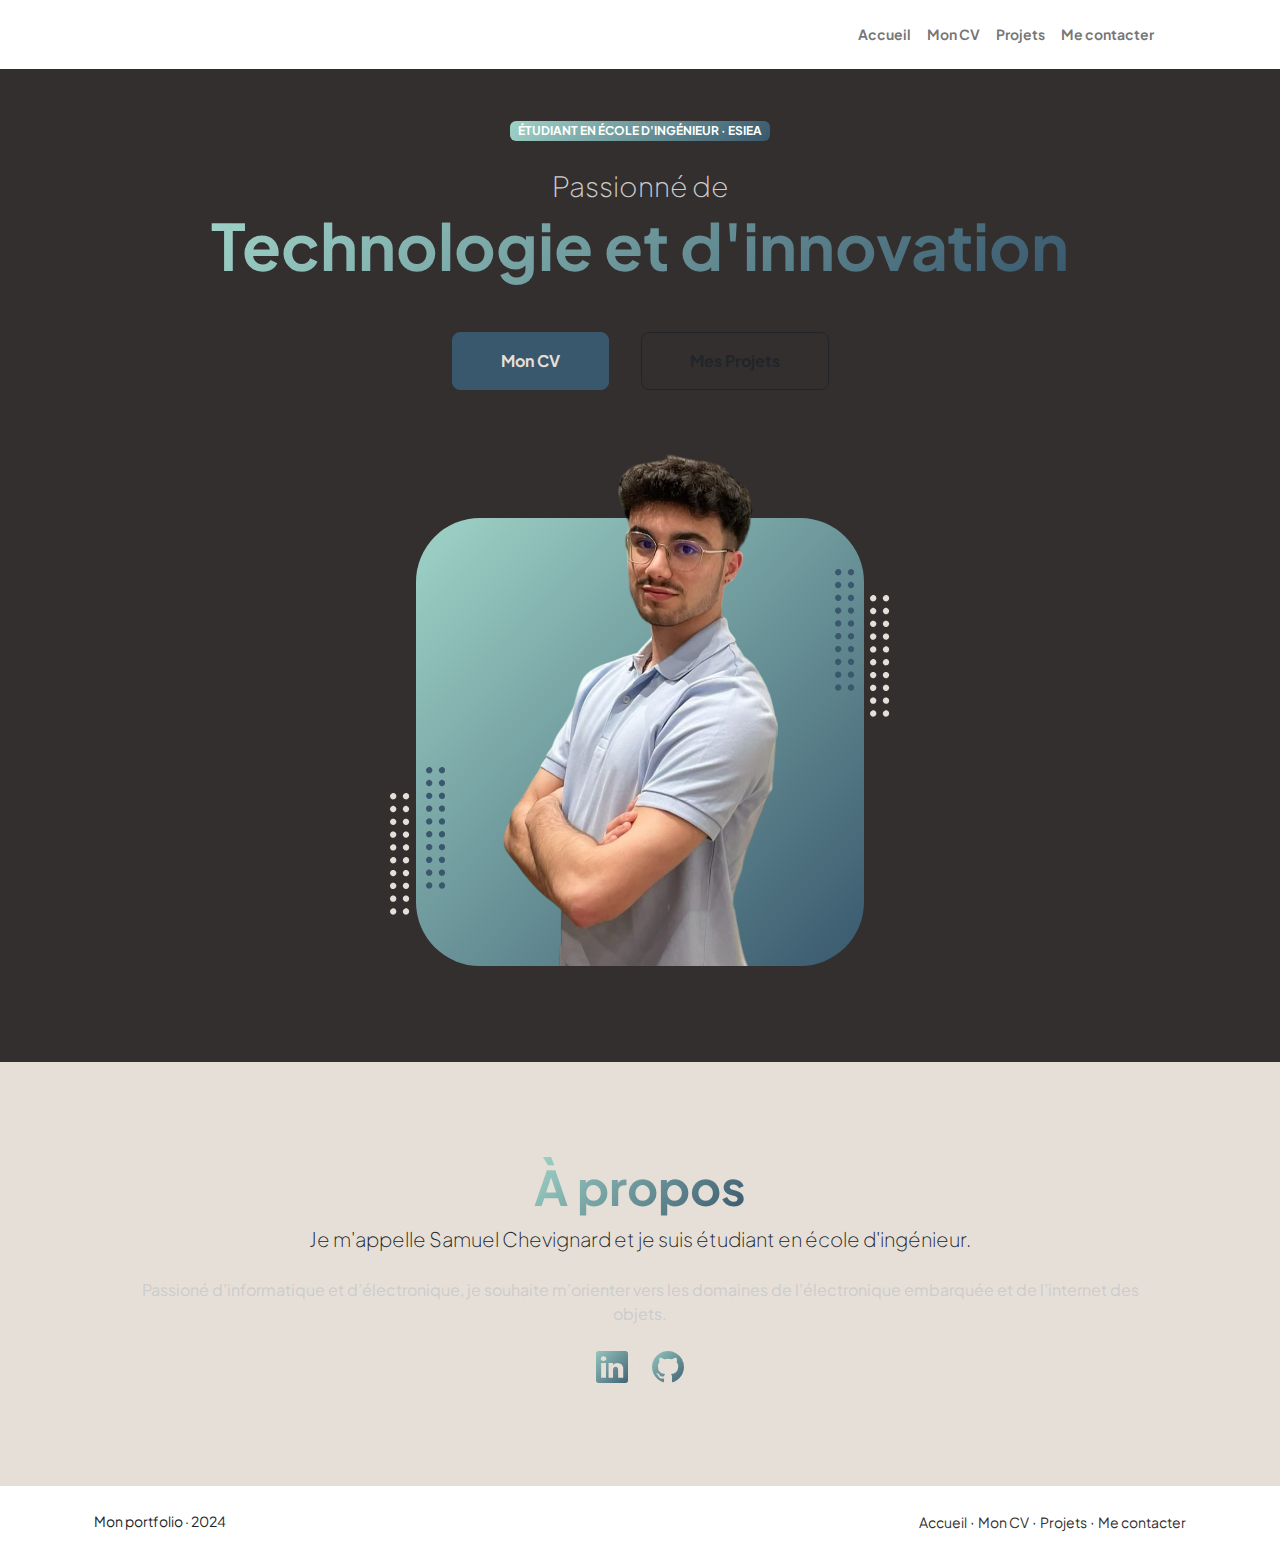
<file: index.html>
<!DOCTYPE html>
<html lang="fr">

<head>
    <meta charset="utf-8" />
    <meta name="viewport" content="width=device-width, initial-scale=1, shrink-to-fit=no" />
    <meta name="description" content="Mon Portfolio" />
    <meta name="author" content="Samuel Chevignard" />
    <title>Samuel Chevignard - Mon Portfolio</title>
    <!-- Favicon-->
    <link rel="icon" type="image/x-icon" href="assets/favicon.ico" />
    <!-- Custom Google font-->
    <link rel="preconnect" href="https://fonts.googleapis.com" />
    <link rel="preconnect" href="https://fonts.gstatic.com" crossorigin />
    <link
        href="https://fonts.googleapis.com/css2?family=Plus+Jakarta+Sans:wght@100;200;300;400;500;600;700;800;900&amp;display=swap"
        rel="stylesheet" />
    <!-- Bootstrap icons-->
    <link href="https://cdn.jsdelivr.net/npm/bootstrap-icons@1.8.1/font/bootstrap-icons.css" rel="stylesheet" />
    <!-- Core theme CSS (includes Bootstrap)-->
    <link href="css/styles.css" rel="stylesheet" />
</head>

<body class="d-flex flex-column h-100">
    <main class="flex-shrink-0">
        <!-- Navigation-->
        <nav class="navbar navbar-expand-lg navbar-light bg-white py-3">
            <div class="container px-5">
                <button class="navbar-toggler" type="button" data-bs-toggle="collapse"
                    data-bs-target="#navbarSupportedContent" aria-controls="navbarSupportedContent"
                    aria-expanded="false" aria-label="Toggle navigation"><span
                        class="navbar-toggler-icon"></span></button>
                <div class="collapse navbar-collapse" id="navbarSupportedContent">
                    <ul class="navbar-nav ms-auto mb-2 mb-lg-0 small fw-bolder">
                        <li class="nav-item"><a class="nav-link" href="index.html">Accueil</a></li>
                        <li class="nav-item"><a class="nav-link" href="resume.html">Mon CV</a></li>
                        <li class="nav-item"><a class="nav-link" href="projects.html">Projets</a></li>
                        <li class="nav-item"><a class="nav-link" href="contact.html">Me contacter</a></li>
                    </ul>
                </div>
            </div>
        </nav>
        <!-- Header-->
        <header class="py-5">
            <div class="container px-5 pb-5">
                <div class="row gx-5 align-items-center">
                    <div class="col-xxl-5">
                        <!-- Header text content-->
                        <div class="text-center text-xxl-start">
                            <div class="badge bg-gradient-primary-to-secondary text-white mb-4">
                                <div class="text-uppercase">Étudiant en école d'ingénieur &middot; ESIEA</div>
                            </div>
                            <div class="fs-3 fw-light text-muted">Passionné de</div>
                            <h1 class="display-3 fw-bolder mb-5"><span class="text-gradient d-inline">Technologie et
                                    d'innovation</span></h1>
                            <div
                                class="d-grid gap-3 d-sm-flex justify-content-sm-center justify-content-xxl-start mb-3">
                                <a class="btn btn-primary btn-lg px-5 py-3 me-sm-3 fs-6 fw-bolder"
                                    href="resume.html">Mon CV</a>
                                <a class="btn btn-outline-dark btn-lg px-5 py-3 fs-6 fw-bolder" href="projects.html">Mes
                                    Projets</a>
                            </div>
                        </div>
                    </div>
                    <div class="col-xxl-7">
                        <!-- Header profile picture-->
                        <div class="d-flex justify-content-center mt-5 mt-xxl-0">
                            <div class="profile bg-gradient-primary-to-secondary">
                                <!-- TIP: For best results, use a photo with a transparent background like the demo example below-->
                                <!-- Watch a tutorial on how to do this on YouTube (link)-->
                                <img class="profile-img" src="assets/profile.png" alt="..." />
                                <div class="dots-1">
                                    <!-- SVG Dots-->
                                    <svg version="1.1" xmlns="http://www.w3.org/2000/svg"
                                        xmlns:xlink="http://www.w3.org/1999/xlink" x="0px" y="0px"
                                        viewBox="0 0 191.6 1215.4" style="enable-background: new 0 0 191.6 1215.4"
                                        xml:space="preserve">
                                        <g transform="translate(0.000000,1280.000000) scale(0.100000,-0.100000)">
                                            <path
                                                d="M227.7,12788.6c-105-35-200-141-222-248c-43-206,163-412,369-369c155,32,275,190,260,339c-11,105-90,213-190,262        C383.7,12801.6,289.7,12808.6,227.7,12788.6z">
                                            </path>
                                            <path
                                                d="M1507.7,12788.6c-151-50-253-216-222-362c25-119,136-230,254-255c194-41,395,142,375,339c-11,105-90,213-190,262        C1663.7,12801.6,1569.7,12808.6,1507.7,12788.6z">
                                            </path>
                                            <path
                                                d="M227.7,11508.6c-105-35-200-141-222-248c-43-206,163-412,369-369c155,32,275,190,260,339c-11,105-90,213-190,262        C383.7,11521.6,289.7,11528.6,227.7,11508.6z">
                                            </path>
                                            <path
                                                d="M1507.7,11508.6c-151-50-253-216-222-362c25-119,136-230,254-255c194-41,395,142,375,339c-11,105-90,213-190,262        C1663.7,11521.6,1569.7,11528.6,1507.7,11508.6z">
                                            </path>
                                            <path
                                                d="M227.7,10228.6c-105-35-200-141-222-248c-43-206,163-412,369-369c155,32,275,190,260,339c-11,105-90,213-190,262        C383.7,10241.6,289.7,10248.6,227.7,10228.6z">
                                            </path>
                                            <path
                                                d="M1507.7,10228.6c-105-35-200-141-222-248c-43-206,163-412,369-369c155,32,275,190,260,339c-11,105-90,213-190,262        C1663.7,10241.6,1569.7,10248.6,1507.7,10228.6z">
                                            </path>
                                            <path
                                                d="M227.7,8948.6c-105-35-200-141-222-248c-43-206,163-412,369-369c155,32,275,190,260,339c-11,105-90,213-190,262        C383.7,8961.6,289.7,8968.6,227.7,8948.6z">
                                            </path>
                                            <path
                                                d="M1507.7,8948.6c-105-35-200-141-222-248c-43-206,163-412,369-369c155,32,275,190,260,339c-11,105-90,213-190,262        C1663.7,8961.6,1569.7,8968.6,1507.7,8948.6z">
                                            </path>
                                            <path
                                                d="M227.7,7668.6c-105-35-200-141-222-248c-43-206,163-412,369-369c155,32,275,190,260,339c-11,105-90,213-190,262        C383.7,7681.6,289.7,7688.6,227.7,7668.6z">
                                            </path>
                                            <path
                                                d="M1507.7,7668.6c-105-35-200-141-222-248c-43-206,163-412,369-369c155,32,275,190,260,339c-11,105-90,213-190,262        C1663.7,7681.6,1569.7,7688.6,1507.7,7668.6z">
                                            </path>
                                            <path
                                                d="M227.7,6388.6c-105-35-200-141-222-248c-43-206,163-412,369-369c155,32,275,190,260,339c-11,105-90,213-190,262        C383.7,6401.6,289.7,6408.6,227.7,6388.6z">
                                            </path>
                                            <path
                                                d="M1507.7,6388.6c-105-35-200-141-222-248c-43-206,163-412,369-369c155,32,275,190,260,339c-11,105-90,213-190,262        C1663.7,6401.6,1569.7,6408.6,1507.7,6388.6z">
                                            </path>
                                            <path
                                                d="M227.7,5108.6c-105-35-200-141-222-248c-43-206,163-412,369-369c155,32,275,190,260,339c-11,105-90,213-190,262        C383.7,5121.6,289.7,5128.6,227.7,5108.6z">
                                            </path>
                                            <path
                                                d="M1507.7,5108.6c-105-35-200-141-222-248c-43-206,163-412,369-369c155,32,275,190,260,339c-11,105-90,213-190,262        C1663.7,5121.6,1569.7,5128.6,1507.7,5108.6z">
                                            </path>
                                            <path
                                                d="M227.7,3828.6c-105-35-200-141-222-248c-43-206,163-412,369-369c155,32,275,190,260,339c-11,105-90,213-190,262        C383.7,3841.6,289.7,3848.6,227.7,3828.6z">
                                            </path>
                                            <path
                                                d="M1507.7,3828.6c-105-35-200-141-222-248c-43-206,163-412,369-369c155,32,275,190,260,339c-11,105-90,213-190,262        C1663.7,3841.6,1569.7,3848.6,1507.7,3828.6z">
                                            </path>
                                            <path
                                                d="M227.7,2548.6c-105-35-200-141-222-248c-43-206,163-412,369-369c155,32,275,190,260,339c-11,105-90,213-190,262        C383.7,2561.6,289.7,2568.6,227.7,2548.6z">
                                            </path>
                                            <path
                                                d="M1507.7,2548.6c-105-35-200-141-222-248c-43-206,163-412,369-369c155,32,275,190,260,339c-11,105-90,213-190,262        C1663.7,2561.6,1569.7,2568.6,1507.7,2548.6z">
                                            </path>
                                            <path
                                                d="M227.7,1268.6c-105-35-200-141-222-248c-43-206,163-412,369-369c155,32,275,190,260,339c-11,105-90,213-190,262        C383.7,1281.6,289.7,1288.6,227.7,1268.6z">
                                            </path>
                                            <path
                                                d="M1507.7,1268.6c-105-35-200-141-222-248c-43-206,163-412,369-369c155,32,275,190,260,339c-11,105-90,213-190,262        C1663.7,1281.6,1569.7,1288.6,1507.7,1268.6z">
                                            </path>
                                        </g>
                                    </svg>
                                    <!-- END of SVG dots-->
                                </div>
                                <div class="dots-2">
                                    <!-- SVG Dots-->
                                    <svg version="1.1" xmlns="http://www.w3.org/2000/svg"
                                        xmlns:xlink="http://www.w3.org/1999/xlink" x="0px" y="0px"
                                        viewBox="0 0 191.6 1215.4" style="enable-background: new 0 0 191.6 1215.4"
                                        xml:space="preserve">
                                        <g transform="translate(0.000000,1280.000000) scale(0.100000,-0.100000)">
                                            <path
                                                d="M227.7,12788.6c-105-35-200-141-222-248c-43-206,163-412,369-369c155,32,275,190,260,339c-11,105-90,213-190,262        C383.7,12801.6,289.7,12808.6,227.7,12788.6z">
                                            </path>
                                            <path
                                                d="M1507.7,12788.6c-151-50-253-216-222-362c25-119,136-230,254-255c194-41,395,142,375,339c-11,105-90,213-190,262        C1663.7,12801.6,1569.7,12808.6,1507.7,12788.6z">
                                            </path>
                                            <path
                                                d="M227.7,11508.6c-105-35-200-141-222-248c-43-206,163-412,369-369c155,32,275,190,260,339c-11,105-90,213-190,262        C383.7,11521.6,289.7,11528.6,227.7,11508.6z">
                                            </path>
                                            <path
                                                d="M1507.7,11508.6c-151-50-253-216-222-362c25-119,136-230,254-255c194-41,395,142,375,339c-11,105-90,213-190,262        C1663.7,11521.6,1569.7,11528.6,1507.7,11508.6z">
                                            </path>
                                            <path
                                                d="M227.7,10228.6c-105-35-200-141-222-248c-43-206,163-412,369-369c155,32,275,190,260,339c-11,105-90,213-190,262        C383.7,10241.6,289.7,10248.6,227.7,10228.6z">
                                            </path>
                                            <path
                                                d="M1507.7,10228.6c-105-35-200-141-222-248c-43-206,163-412,369-369c155,32,275,190,260,339c-11,105-90,213-190,262        C1663.7,10241.6,1569.7,10248.6,1507.7,10228.6z">
                                            </path>
                                            <path
                                                d="M227.7,8948.6c-105-35-200-141-222-248c-43-206,163-412,369-369c155,32,275,190,260,339c-11,105-90,213-190,262        C383.7,8961.6,289.7,8968.6,227.7,8948.6z">
                                            </path>
                                            <path
                                                d="M1507.7,8948.6c-105-35-200-141-222-248c-43-206,163-412,369-369c155,32,275,190,260,339c-11,105-90,213-190,262        C1663.7,8961.6,1569.7,8968.6,1507.7,8948.6z">
                                            </path>
                                            <path
                                                d="M227.7,7668.6c-105-35-200-141-222-248c-43-206,163-412,369-369c155,32,275,190,260,339c-11,105-90,213-190,262        C383.7,7681.6,289.7,7688.6,227.7,7668.6z">
                                            </path>
                                            <path
                                                d="M1507.7,7668.6c-105-35-200-141-222-248c-43-206,163-412,369-369c155,32,275,190,260,339c-11,105-90,213-190,262        C1663.7,7681.6,1569.7,7688.6,1507.7,7668.6z">
                                            </path>
                                            <path
                                                d="M227.7,6388.6c-105-35-200-141-222-248c-43-206,163-412,369-369c155,32,275,190,260,339c-11,105-90,213-190,262        C383.7,6401.6,289.7,6408.6,227.7,6388.6z">
                                            </path>
                                            <path
                                                d="M1507.7,6388.6c-105-35-200-141-222-248c-43-206,163-412,369-369c155,32,275,190,260,339c-11,105-90,213-190,262        C1663.7,6401.6,1569.7,6408.6,1507.7,6388.6z">
                                            </path>
                                            <path
                                                d="M227.7,5108.6c-105-35-200-141-222-248c-43-206,163-412,369-369c155,32,275,190,260,339c-11,105-90,213-190,262        C383.7,5121.6,289.7,5128.6,227.7,5108.6z">
                                            </path>
                                            <path
                                                d="M1507.7,5108.6c-105-35-200-141-222-248c-43-206,163-412,369-369c155,32,275,190,260,339c-11,105-90,213-190,262        C1663.7,5121.6,1569.7,5128.6,1507.7,5108.6z">
                                            </path>
                                            <path
                                                d="M227.7,3828.6c-105-35-200-141-222-248c-43-206,163-412,369-369c155,32,275,190,260,339c-11,105-90,213-190,262        C383.7,3841.6,289.7,3848.6,227.7,3828.6z">
                                            </path>
                                            <path
                                                d="M1507.7,3828.6c-105-35-200-141-222-248c-43-206,163-412,369-369c155,32,275,190,260,339c-11,105-90,213-190,262        C1663.7,3841.6,1569.7,3848.6,1507.7,3828.6z">
                                            </path>
                                            <path
                                                d="M227.7,2548.6c-105-35-200-141-222-248c-43-206,163-412,369-369c155,32,275,190,260,339c-11,105-90,213-190,262        C383.7,2561.6,289.7,2568.6,227.7,2548.6z">
                                            </path>
                                            <path
                                                d="M1507.7,2548.6c-105-35-200-141-222-248c-43-206,163-412,369-369c155,32,275,190,260,339c-11,105-90,213-190,262        C1663.7,2561.6,1569.7,2568.6,1507.7,2548.6z">
                                            </path>
                                            <path
                                                d="M227.7,1268.6c-105-35-200-141-222-248c-43-206,163-412,369-369c155,32,275,190,260,339c-11,105-90,213-190,262        C383.7,1281.6,289.7,1288.6,227.7,1268.6z">
                                            </path>
                                            <path
                                                d="M1507.7,1268.6c-105-35-200-141-222-248c-43-206,163-412,369-369c155,32,275,190,260,339c-11,105-90,213-190,262        C1663.7,1281.6,1569.7,1288.6,1507.7,1268.6z">
                                            </path>
                                        </g>
                                    </svg>
                                    <!-- END of SVG dots-->
                                </div>
                                <div class="dots-3">
                                    <!-- SVG Dots-->
                                    <svg version="1.1" xmlns="http://www.w3.org/2000/svg"
                                        xmlns:xlink="http://www.w3.org/1999/xlink" x="0px" y="0px"
                                        viewBox="0 0 191.6 1215.4" style="enable-background: new 0 0 191.6 1215.4"
                                        xml:space="preserve">
                                        <g transform="translate(0.000000,1280.000000) scale(0.100000,-0.100000)">
                                            <path
                                                d="M227.7,12788.6c-105-35-200-141-222-248c-43-206,163-412,369-369c155,32,275,190,260,339c-11,105-90,213-190,262        C383.7,12801.6,289.7,12808.6,227.7,12788.6z">
                                            </path>
                                            <path
                                                d="M1507.7,12788.6c-151-50-253-216-222-362c25-119,136-230,254-255c194-41,395,142,375,339c-11,105-90,213-190,262        C1663.7,12801.6,1569.7,12808.6,1507.7,12788.6z">
                                            </path>
                                            <path
                                                d="M227.7,11508.6c-105-35-200-141-222-248c-43-206,163-412,369-369c155,32,275,190,260,339c-11,105-90,213-190,262        C383.7,11521.6,289.7,11528.6,227.7,11508.6z">
                                            </path>
                                            <path
                                                d="M1507.7,11508.6c-151-50-253-216-222-362c25-119,136-230,254-255c194-41,395,142,375,339c-11,105-90,213-190,262        C1663.7,11521.6,1569.7,11528.6,1507.7,11508.6z">
                                            </path>
                                            <path
                                                d="M227.7,10228.6c-105-35-200-141-222-248c-43-206,163-412,369-369c155,32,275,190,260,339c-11,105-90,213-190,262        C383.7,10241.6,289.7,10248.6,227.7,10228.6z">
                                            </path>
                                            <path
                                                d="M1507.7,10228.6c-105-35-200-141-222-248c-43-206,163-412,369-369c155,32,275,190,260,339c-11,105-90,213-190,262        C1663.7,10241.6,1569.7,10248.6,1507.7,10228.6z">
                                            </path>
                                            <path
                                                d="M227.7,8948.6c-105-35-200-141-222-248c-43-206,163-412,369-369c155,32,275,190,260,339c-11,105-90,213-190,262        C383.7,8961.6,289.7,8968.6,227.7,8948.6z">
                                            </path>
                                            <path
                                                d="M1507.7,8948.6c-105-35-200-141-222-248c-43-206,163-412,369-369c155,32,275,190,260,339c-11,105-90,213-190,262        C1663.7,8961.6,1569.7,8968.6,1507.7,8948.6z">
                                            </path>
                                            <path
                                                d="M227.7,7668.6c-105-35-200-141-222-248c-43-206,163-412,369-369c155,32,275,190,260,339c-11,105-90,213-190,262        C383.7,7681.6,289.7,7688.6,227.7,7668.6z">
                                            </path>
                                            <path
                                                d="M1507.7,7668.6c-105-35-200-141-222-248c-43-206,163-412,369-369c155,32,275,190,260,339c-11,105-90,213-190,262        C1663.7,7681.6,1569.7,7688.6,1507.7,7668.6z">
                                            </path>
                                            <path
                                                d="M227.7,6388.6c-105-35-200-141-222-248c-43-206,163-412,369-369c155,32,275,190,260,339c-11,105-90,213-190,262        C383.7,6401.6,289.7,6408.6,227.7,6388.6z">
                                            </path>
                                            <path
                                                d="M1507.7,6388.6c-105-35-200-141-222-248c-43-206,163-412,369-369c155,32,275,190,260,339c-11,105-90,213-190,262        C1663.7,6401.6,1569.7,6408.6,1507.7,6388.6z">
                                            </path>
                                            <path
                                                d="M227.7,5108.6c-105-35-200-141-222-248c-43-206,163-412,369-369c155,32,275,190,260,339c-11,105-90,213-190,262        C383.7,5121.6,289.7,5128.6,227.7,5108.6z">
                                            </path>
                                            <path
                                                d="M1507.7,5108.6c-105-35-200-141-222-248c-43-206,163-412,369-369c155,32,275,190,260,339c-11,105-90,213-190,262        C1663.7,5121.6,1569.7,5128.6,1507.7,5108.6z">
                                            </path>
                                            <path
                                                d="M227.7,3828.6c-105-35-200-141-222-248c-43-206,163-412,369-369c155,32,275,190,260,339c-11,105-90,213-190,262        C383.7,3841.6,289.7,3848.6,227.7,3828.6z">
                                            </path>
                                            <path
                                                d="M1507.7,3828.6c-105-35-200-141-222-248c-43-206,163-412,369-369c155,32,275,190,260,339c-11,105-90,213-190,262        C1663.7,3841.6,1569.7,3848.6,1507.7,3828.6z">
                                            </path>
                                            <path
                                                d="M227.7,2548.6c-105-35-200-141-222-248c-43-206,163-412,369-369c155,32,275,190,260,339c-11,105-90,213-190,262        C383.7,2561.6,289.7,2568.6,227.7,2548.6z">
                                            </path>
                                            <path
                                                d="M1507.7,2548.6c-105-35-200-141-222-248c-43-206,163-412,369-369c155,32,275,190,260,339c-11,105-90,213-190,262        C1663.7,2561.6,1569.7,2568.6,1507.7,2548.6z">
                                            </path>
                                            <path
                                                d="M227.7,1268.6c-105-35-200-141-222-248c-43-206,163-412,369-369c155,32,275,190,260,339c-11,105-90,213-190,262        C383.7,1281.6,289.7,1288.6,227.7,1268.6z">
                                            </path>
                                            <path
                                                d="M1507.7,1268.6c-105-35-200-141-222-248c-43-206,163-412,369-369c155,32,275,190,260,339c-11,105-90,213-190,262        C1663.7,1281.6,1569.7,1288.6,1507.7,1268.6z">
                                            </path>
                                        </g>
                                    </svg>
                                    <!-- END of SVG dots-->
                                </div>
                                <div class="dots-4">
                                    <!-- SVG Dots-->
                                    <svg version="1.1" xmlns="http://www.w3.org/2000/svg"
                                        xmlns:xlink="http://www.w3.org/1999/xlink" x="0px" y="0px"
                                        viewBox="0 0 191.6 1215.4" style="enable-background: new 0 0 191.6 1215.4"
                                        xml:space="preserve">
                                        <g transform="translate(0.000000,1280.000000) scale(0.100000,-0.100000)">
                                            <path
                                                d="M227.7,12788.6c-105-35-200-141-222-248c-43-206,163-412,369-369c155,32,275,190,260,339c-11,105-90,213-190,262        C383.7,12801.6,289.7,12808.6,227.7,12788.6z">
                                            </path>
                                            <path
                                                d="M1507.7,12788.6c-151-50-253-216-222-362c25-119,136-230,254-255c194-41,395,142,375,339c-11,105-90,213-190,262        C1663.7,12801.6,1569.7,12808.6,1507.7,12788.6z">
                                            </path>
                                            <path
                                                d="M227.7,11508.6c-105-35-200-141-222-248c-43-206,163-412,369-369c155,32,275,190,260,339c-11,105-90,213-190,262        C383.7,11521.6,289.7,11528.6,227.7,11508.6z">
                                            </path>
                                            <path
                                                d="M1507.7,11508.6c-151-50-253-216-222-362c25-119,136-230,254-255c194-41,395,142,375,339c-11,105-90,213-190,262        C1663.7,11521.6,1569.7,11528.6,1507.7,11508.6z">
                                            </path>
                                            <path
                                                d="M227.7,10228.6c-105-35-200-141-222-248c-43-206,163-412,369-369c155,32,275,190,260,339c-11,105-90,213-190,262        C383.7,10241.6,289.7,10248.6,227.7,10228.6z">
                                            </path>
                                            <path
                                                d="M1507.7,10228.6c-105-35-200-141-222-248c-43-206,163-412,369-369c155,32,275,190,260,339c-11,105-90,213-190,262        C1663.7,10241.6,1569.7,10248.6,1507.7,10228.6z">
                                            </path>
                                            <path
                                                d="M227.7,8948.6c-105-35-200-141-222-248c-43-206,163-412,369-369c155,32,275,190,260,339c-11,105-90,213-190,262        C383.7,8961.6,289.7,8968.6,227.7,8948.6z">
                                            </path>
                                            <path
                                                d="M1507.7,8948.6c-105-35-200-141-222-248c-43-206,163-412,369-369c155,32,275,190,260,339c-11,105-90,213-190,262        C1663.7,8961.6,1569.7,8968.6,1507.7,8948.6z">
                                            </path>
                                            <path
                                                d="M227.7,7668.6c-105-35-200-141-222-248c-43-206,163-412,369-369c155,32,275,190,260,339c-11,105-90,213-190,262        C383.7,7681.6,289.7,7688.6,227.7,7668.6z">
                                            </path>
                                            <path
                                                d="M1507.7,7668.6c-105-35-200-141-222-248c-43-206,163-412,369-369c155,32,275,190,260,339c-11,105-90,213-190,262        C1663.7,7681.6,1569.7,7688.6,1507.7,7668.6z">
                                            </path>
                                            <path
                                                d="M227.7,6388.6c-105-35-200-141-222-248c-43-206,163-412,369-369c155,32,275,190,260,339c-11,105-90,213-190,262        C383.7,6401.6,289.7,6408.6,227.7,6388.6z">
                                            </path>
                                            <path
                                                d="M1507.7,6388.6c-105-35-200-141-222-248c-43-206,163-412,369-369c155,32,275,190,260,339c-11,105-90,213-190,262        C1663.7,6401.6,1569.7,6408.6,1507.7,6388.6z">
                                            </path>
                                            <path
                                                d="M227.7,5108.6c-105-35-200-141-222-248c-43-206,163-412,369-369c155,32,275,190,260,339c-11,105-90,213-190,262        C383.7,5121.6,289.7,5128.6,227.7,5108.6z">
                                            </path>
                                            <path
                                                d="M1507.7,5108.6c-105-35-200-141-222-248c-43-206,163-412,369-369c155,32,275,190,260,339c-11,105-90,213-190,262        C1663.7,5121.6,1569.7,5128.6,1507.7,5108.6z">
                                            </path>
                                            <path
                                                d="M227.7,3828.6c-105-35-200-141-222-248c-43-206,163-412,369-369c155,32,275,190,260,339c-11,105-90,213-190,262        C383.7,3841.6,289.7,3848.6,227.7,3828.6z">
                                            </path>
                                            <path
                                                d="M1507.7,3828.6c-105-35-200-141-222-248c-43-206,163-412,369-369c155,32,275,190,260,339c-11,105-90,213-190,262        C1663.7,3841.6,1569.7,3848.6,1507.7,3828.6z">
                                            </path>
                                            <path
                                                d="M227.7,2548.6c-105-35-200-141-222-248c-43-206,163-412,369-369c155,32,275,190,260,339c-11,105-90,213-190,262        C383.7,2561.6,289.7,2568.6,227.7,2548.6z">
                                            </path>
                                            <path
                                                d="M1507.7,2548.6c-105-35-200-141-222-248c-43-206,163-412,369-369c155,32,275,190,260,339c-11,105-90,213-190,262        C1663.7,2561.6,1569.7,2568.6,1507.7,2548.6z">
                                            </path>
                                            <path
                                                d="M227.7,1268.6c-105-35-200-141-222-248c-43-206,163-412,369-369c155,32,275,190,260,339c-11,105-90,213-190,262        C383.7,1281.6,289.7,1288.6,227.7,1268.6z">
                                            </path>
                                            <path
                                                d="M1507.7,1268.6c-105-35-200-141-222-248c-43-206,163-412,369-369c155,32,275,190,260,339c-11,105-90,213-190,262        C1663.7,1281.6,1569.7,1288.6,1507.7,1268.6z">
                                            </path>
                                        </g>
                                    </svg>
                                    <!-- END of SVG dots-->
                                </div>
                            </div>
                        </div>
                    </div>
                </div>
            </div>
        </header>
        <!-- About Section-->
        <section class="bg-light py-5">
            <div class="container px-5">
                <div class="row gx-5 justify-content-center">
                    <div class="col-xxl-8">
                        <div class="text-center my-5">
                            <h2 class="display-5 fw-bolder"><span class="text-gradient d-inline">À propos</span></h2>
                            <p class="lead fw-light mb-4">Je m'appelle Samuel Chevignard et je suis étudiant en école
                                d'ingénieur.</p>
                            <p class="text-muted">Passioné d’informatique et d’électronique, je souhaite m’orienter vers
                                les domaines de l’électronique embarquée et de
                                l’internet des objets.</p>
                            <div class="d-flex justify-content-center fs-2 gap-4">
                                <a class="text-gradient"
                                    href="https://www.linkedin.com/in/samuel-chevignard-912317303/"><i
                                        class="bi bi-linkedin"></i></a>
                                <a class="text-gradient" href="https://github.com/egidh"><i
                                        class="bi bi-github"></i></a>
                            </div>
                        </div>
                    </div>
                </div>
            </div>
        </section>
    </main>
    <!-- Footer-->
    <footer class="bg-white py-4 mt-auto">
        <div class="container px-4">
            <div class="row align-items-center justify-content-between flex-column flex-sm-row">
                <div class="col-auto">
                    <div class="small m-0">Mon portfolio &middot 2024</div>
                </div>
                <div class="col-auto">
                    <a class="small" href="index.html">Accueil</a> &middot;
                    <a class="small" href="resume.html">Mon CV</a> &middot;
                    <a class="small" href="projects.html">Projets</a> &middot;
                    <a class="small" href="contact.html">Me contacter</a>
                </div>
            </div>
        </div>
    </footer>
    <!-- Bootstrap core JS-->
    <script src="https://cdn.jsdelivr.net/npm/bootstrap@5.2.3/dist/js/bootstrap.bundle.min.js"></script>
    <!-- Core theme JS-->
    <script src="js/scripts.js"></script>
</body>

</html>
</file>
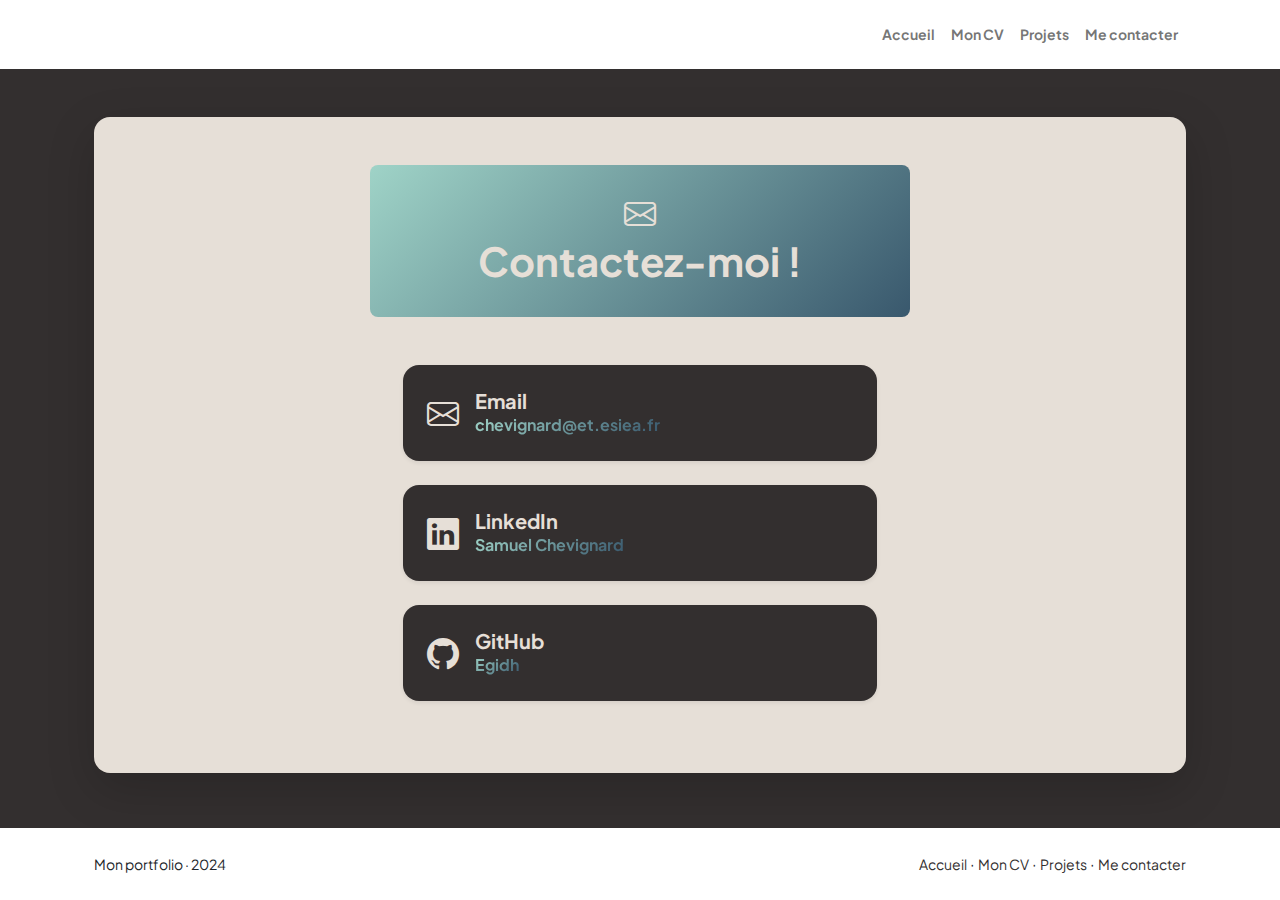
<file: contact.html>
<!DOCTYPE html>
<html lang="fr">

<head>
    <meta charset="utf-8" />
    <meta name="viewport" content="width=device-width, initial-scale=1, shrink-to-fit=no" />
    <meta name="description" content="Mon Portfolio" />
    <meta name="author" content="Samuel Chevignard" />
    <title>Samuel Chevignard - Me contacter</title>
    <!-- Favicon-->
    <link rel="icon" type="image/x-icon" href="assets/favicon.ico" />
    <!-- Custom Google font-->
    <link rel="preconnect" href="https://fonts.googleapis.com" />
    <link rel="preconnect" href="https://fonts.gstatic.com" crossorigin />
    <link
        href="https://fonts.googleapis.com/css2?family=Plus+Jakarta+Sans:wght@100;200;300;400;500;600;700;800;900&amp;display=swap"
        rel="stylesheet" />
    <!-- Bootstrap icons-->
    <link href="https://cdn.jsdelivr.net/npm/bootstrap-icons@1.8.1/font/bootstrap-icons.css" rel="stylesheet" />
    <!-- Core theme CSS (includes Bootstrap)-->
    <link href="css/styles.css" rel="stylesheet" />
</head>

<body class="d-flex flex-column bg-dark">
    <main class="flex-shrink-0">
        <!-- Navigation-->
        <nav class="navbar navbar-expand-lg navbar-light bg-white py-3">
            <div class="container px-4">
                <button class="navbar-toggler" type="button" data-bs-toggle="collapse"
                    data-bs-target="#navbarSupportedContent" aria-controls="navbarSupportedContent"
                    aria-expanded="false" aria-label="Toggle navigation"><span
                        class="navbar-toggler-icon"></span></button>
                <div class="collapse navbar-collapse" id="navbarSupportedContent">
                    <ul class="navbar-nav ms-auto mb-2 mb-lg-0 small fw-bolder">
                        <li class="nav-item"><a class="nav-link" href="index.html">Accueil</a></li>
                        <li class="nav-item"><a class="nav-link" href="resume.html">Mon CV</a></li>
                        <li class="nav-item"><a class="nav-link" href="projects.html">Projets</a></li>
                        <li class="nav-item"><a class="nav-link" href="contact.html">Me contacter</a></li>
                    </ul>
                </div>
            </div>
        </nav>
        <!-- Page content-->
        <section class="py-5">
            <div class="container px-4">
            <!-- Contact-->
            <div class="bg-light rounded-4 py-5 px-4 px-md-5 shadow-lg">
                <div class="text-center mb-5 py-4 bg-gradient-primary-to-secondary text-light rounded-3"
                style="max-width: 540px; margin: 0 auto;">
                <i class="bi bi-envelope" style="font-size: 2rem;"></i>
                <h1 class="fw-bolder">Contactez-moi !</h1>
                </div>
                <div class="row gx-5 justify-content-center">
                <div class="col-lg-8 col-xl-6">
                    <div class="card shadow-sm border-0 rounded-4 mb-4 bg-dark text-light">
                    <div class="card-body p-4">
                        <div class="d-flex align-items-center flex-row">
                        <div class="icon-lg me-3">
                            <i class="bi bi-envelope" style="font-size: 2rem;"></i>
                        </div>
                        <div class="text-start">
                            <h5 class="fw-bold mb-0">Email</h5>
                            <p class="mb-0"><a href="mailto:chevignard@et.esiea.fr"
                                class="text-gradient fw-bold"
                                style="word-break: break-all;">chevignard@et.esiea.fr</a>
                            </p>
                        </div>
                        </div>
                    </div>
                    </div>

                    <div class="card shadow-sm border-0 rounded-4 mb-4 bg-dark text-light">
                    <div class="card-body p-4">
                        <div class="d-flex align-items-center flex-row">
                        <div class="icon-lg me-3">
                            <i class="bi bi-linkedin" style="font-size: 2rem;"></i>
                        </div>
                        <div class="text-start">
                            <h5 class="fw-bold mb-0">LinkedIn</h5>
                            <p class="mb-0"><a
                                href="https://www.linkedin.com/in/samuel-chevignard-912317303/"
                                class="text-gradient fw-bold">Samuel Chevignard</a>
                            </p>
                        </div>
                        </div>
                    </div>
                    </div>

                    <div class="card shadow-sm border-0 rounded-4 mb-4 bg-dark text-light">
                    <div class="card-body p-4">
                        <div class="d-flex align-items-center flex-row">
                        <div class="icon-lg me-3">
                            <i class="bi bi-github" style="font-size: 2rem;"></i>
                        </div>
                        <div class="text-start">
                            <h5 class="fw-bold mb-0">GitHub</h5>
                            <p class="mb-0">
                            <a href="https://github.com/egidh"
                                class="text-gradient fw-bold">Egidh</a>
                            </p>
                        </div>
                        </div>
                    </div>
                    </div>
                </div>
                </div>
            </div>
            </div>
        </section>
    </main>
    <!-- Footer-->
    <footer class="bg-white py-4 mt-auto">
        <div class="container px-4">
            <div class="row align-items-center justify-content-between flex-column flex-sm-row">
                <div class="col-auto">
                    <div class="small m-0">Mon portfolio &middot; 2024</div>
                </div>
                <div class="col-auto">
                    <a class="small" href="index.html">Accueil</a> &middot;
                    <a class="small" href="resume.html">Mon CV</a> &middot;
                    <a class="small" href="projects.html">Projets</a> &middot;
                    <a class="small" href="contact.html">Me contacter</a>
                </div>
            </div>
        </div>
    </footer>
    <!-- Bootstrap core JS-->
    <script src="https://cdn.jsdelivr.net/npm/bootstrap@5.2.3/dist/js/bootstrap.bundle.min.js"></script>
    <!-- Core theme JS-->
    <script src="js/scripts.js"></script>
    <!-- * * * * * * * * * * * * * * * * * * * * * * * * * * * * * * * * * * * * * * * *-->
    <!-- * *                               SB Forms JS                               * *-->
    <!-- * * Activate your form at https://startbootstrap.com/solution/contact-forms * *-->
    <!-- * * * * * * * * * * * * * * * * * * * * * * * * * * * * * * * * * * * * * * * *-->
    <script src="https://cdn.startbootstrap.com/sb-forms-latest.js"></script>
</body>

</html>
</file>
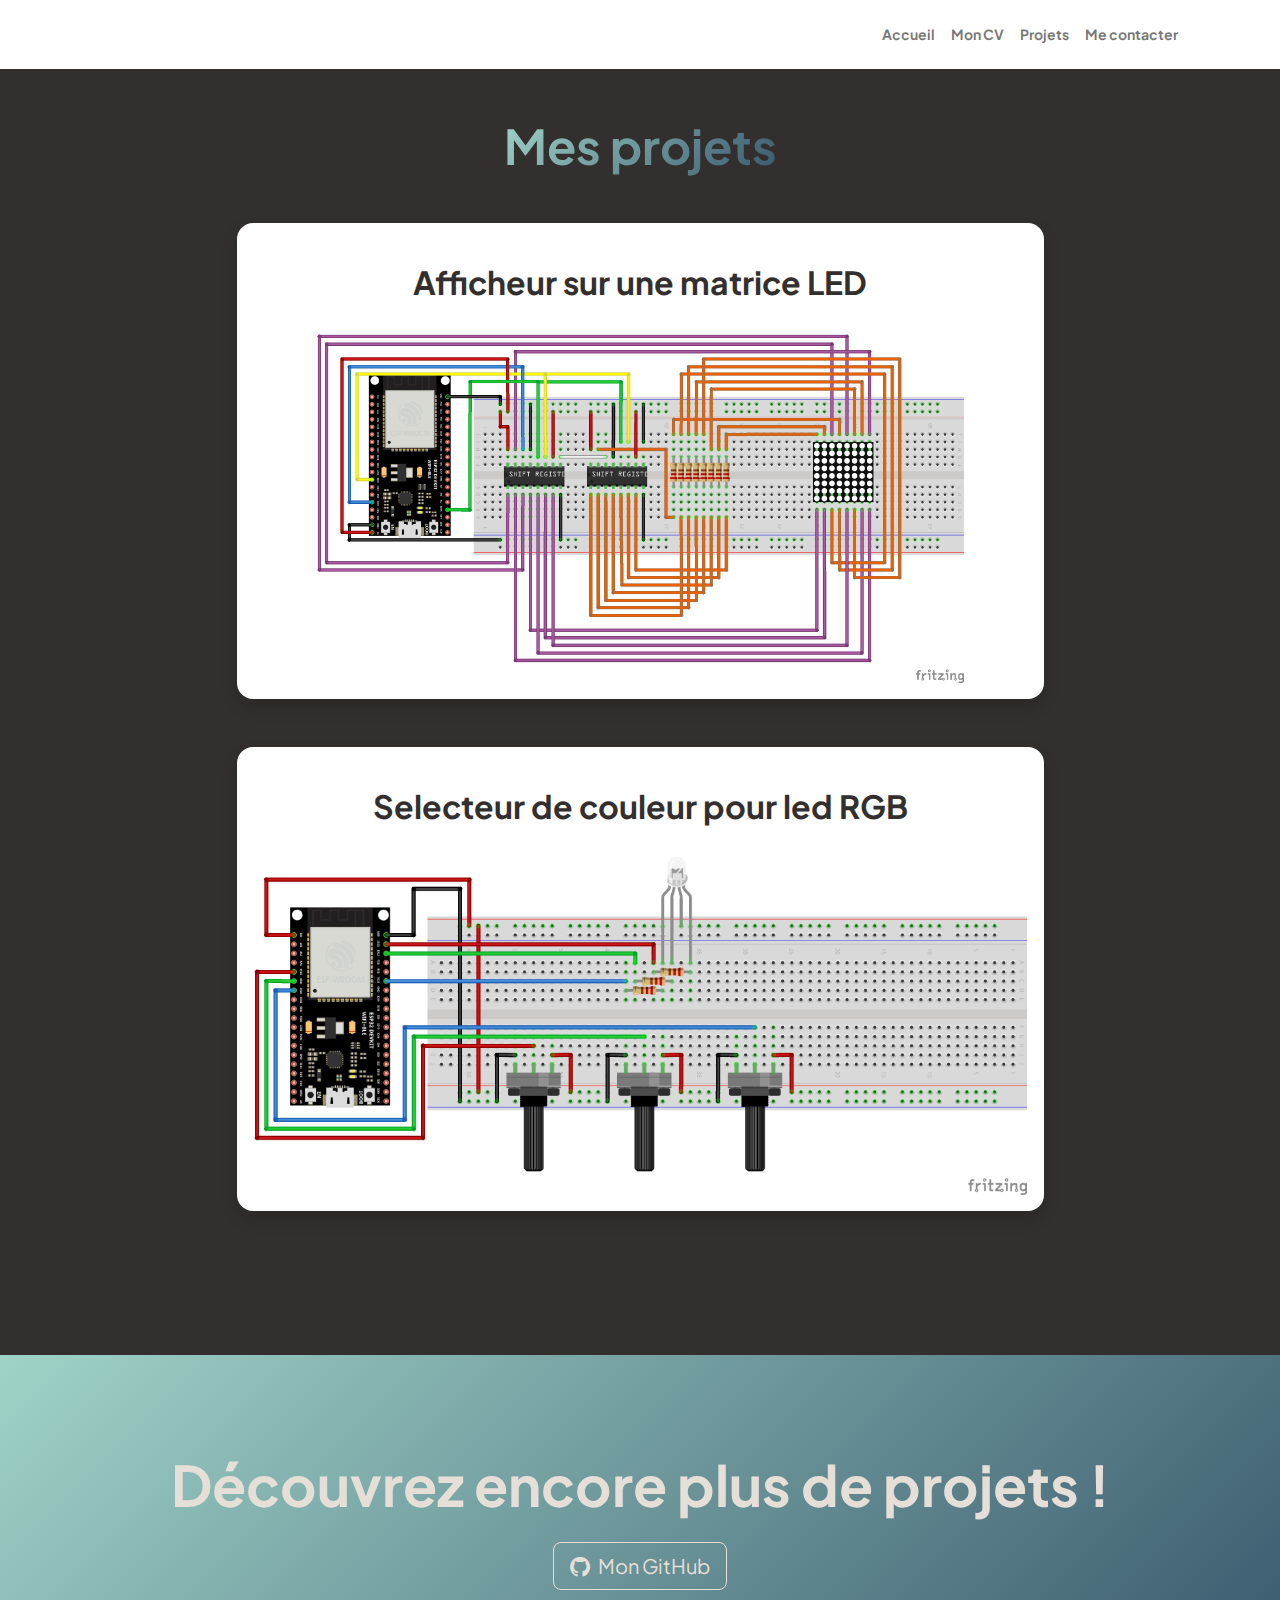
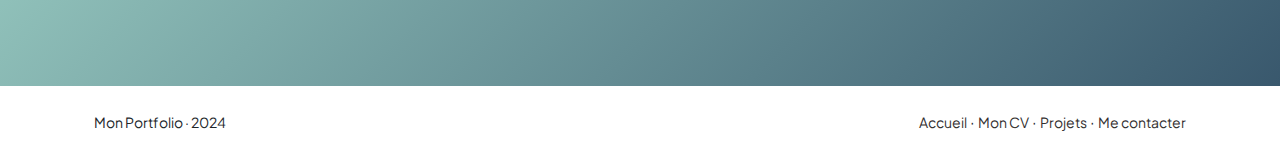
<file: projects.html>
<!DOCTYPE html>
<html lang="fr">

<head>
    <meta charset="utf-8" />
    <meta name="viewport" content="width=device-width, initial-scale=1, shrink-to-fit=no" />
    <meta name="description" content="Mon Portfolio" />
    <meta name="author" content="Samuel Chevignard" />
    <title>Samuel Chevignard - Mes projets</title>
    <!-- Favicon-->
    <link rel="icon" type="image/x-icon" href="assets/favicon.ico" />
    <!-- Custom Google font-->
    <link rel="preconnect" href="https://fonts.googleapis.com" />
    <link rel="preconnect" href="https://fonts.gstatic.com" crossorigin />
    <link
        href="https://fonts.googleapis.com/css2?family=Plus+Jakarta+Sans:wght@100;200;300;400;500;600;700;800;900&amp;display=swap"
        rel="stylesheet" />
    <!-- Bootstrap icons-->
    <link href="https://cdn.jsdelivr.net/npm/bootstrap-icons@1.8.1/font/bootstrap-icons.css" rel="stylesheet" />
    <!-- Core theme CSS (includes Bootstrap)-->
    <link href="css/styles.css" rel="stylesheet" />
</head>

<body class="d-flex flex-column h-100 bg-dark">
    <main class="flex-shrink-0">
        <!-- Navigation-->
        <nav class="navbar navbar-expand-lg navbar-light bg-white py-3">
            <div class="container px-4">
                <button class="navbar-toggler" type="button" data-bs-toggle="collapse"
                    data-bs-target="#navbarSupportedContent" aria-controls="navbarSupportedContent"
                    aria-expanded="false" aria-label="Toggle navigation"><span
                        class="navbar-toggler-icon"></span></button>
                <div class="collapse navbar-collapse" id="navbarSupportedContent">
                    <ul class="navbar-nav ms-auto mb-2 mb-lg-0 small fw-bolder">
                        <li class="nav-item"><a class="nav-link" href="index.html">Accueil</a></li>
                        <li class="nav-item"><a class="nav-link" href="resume.html">Mon CV</a></li>
                        <li class="nav-item"><a class="nav-link" href="projects.html">Projets</a></li>
                        <li class="nav-item"><a class="nav-link" href="contact.html">Me contacter</a></li>
                    </ul>
                </div>
            </div>
        </nav>
        <!-- Projects Section-->
        <section class="py-5">
            <div class="container px-4 mb-5">
                <div class="text-center mb-5">
                    <h1 class="display-5 fw-bolder mb-0"><span class="text-gradient d-inline">Mes projets</span></h1>
                </div>
                <div class="row gx-5 justify-content-center">
                    <div class="col-lg-11 col-xl-9 col-xxl-8">
                        <!-- Project Card 1-->
                        <div class="card overflow-hidden shadow rounded-4 border-0 mb-5">
                            <div class="p-3 project-image">
                                <h2 class="fw-bolder p-4 text-center text-dark">Afficheur sur une matrice LED</h2>
                                <img class="img-fluid " src="./assets/LED_Matrix.png"
                                    alt="L'image n'a pas été chargée" />
                                <p>
                                    Dans ce projet, j'ai réalisé un affichage sur une matrice de led permettant des
                                    animation de quelques frames.
                                    Dû aux caractéristiques du composant, il m'a fallu utiliser un registre de 16 bits
                                    pour
                                    pouvoir la piloter.</br>
                                    <a target="_blank" href="https://github.com/Egidh/Electronics/tree/main/LED_Matrix"
                                        class="mb-0">En savoir
                                        plus...</a>
                                </p>
                            </div>
                        </div>
                        <!-- Project Card 2-->
                        <div class="card overflow-hidden shadow rounded-4 border-0 mb-5">
                            <div class="p-3 project-image">
                                <h2 class="fw-bolder p-4 text-center text-dark">Selecteur de couleur pour led RGB</h2>
                                <img class="img-fluid " src="./assets/RGB_Selector.png"
                                    alt="L'image n'a pas été chargée" />
                                <p>
                                    Dans ce projet de prise en main de l'esp32 et du framework ESP-IDF, j'ai
                                    fait varier la couleur d'une led en fonction de trois potentiomètres. Chacun de ces
                                    potentiomètres gérait alors la valeur d'une composante RGB.</br>
                                    <a target="_blank"
                                        href="https://github.com/Egidh/Electronics/tree/main/RGB_Selector"
                                        class="mb-0">En savoir plus...</a>
                                </p>
                            </div>
                        </div>
                    </div>
                </div>
            </div>
        </section>
        <!-- Call to action section-->
        <section class="py-5 bg-gradient-primary-to-secondary text-light">
            <div class="container px-5 my-5">
                <div class="text-center">
                    <h2 class="display-4 fw-bolder mb-4">Découvrez encore plus de projets !</h2>
                    <a class="btn btn-outline-light btn-lg" href="https://github.com/Egidh/Electronics" target="_blank">
                        <i class="bi bi-github me-2"></i>Mon GitHub</a>
                </div>
            </div>
        </section>
    </main>
    <!-- Footer-->
    <footer class="bg-white py-4 mt-auto">
        <div class="container px-4">
            <div class="row align-items-center justify-content-between flex-column flex-sm-row">
                <div class="col-auto">
                    <div class="small m-0">Mon Portfolio &middot; 2024</div>
                </div>
                <div class="col-auto">
                    <a class="small" href="index.html">Accueil</a> &middot;
                    <a class="small" href="resume.html">Mon CV</a> &middot;
                    <a class="small" href="projects.html">Projets</a> &middot;
                    <a class="small" href="contact.html">Me contacter</a>
                </div>
            </div>
        </div>
    </footer>
    <!-- Bootstrap core JS-->
    <script src="https://cdn.jsdelivr.net/npm/bootstrap@5.2.3/dist/js/bootstrap.bundle.min.js"></script>
    <!-- Core theme JS-->
    <script src="js/scripts.js"></script>
</body>

</html>
</file>
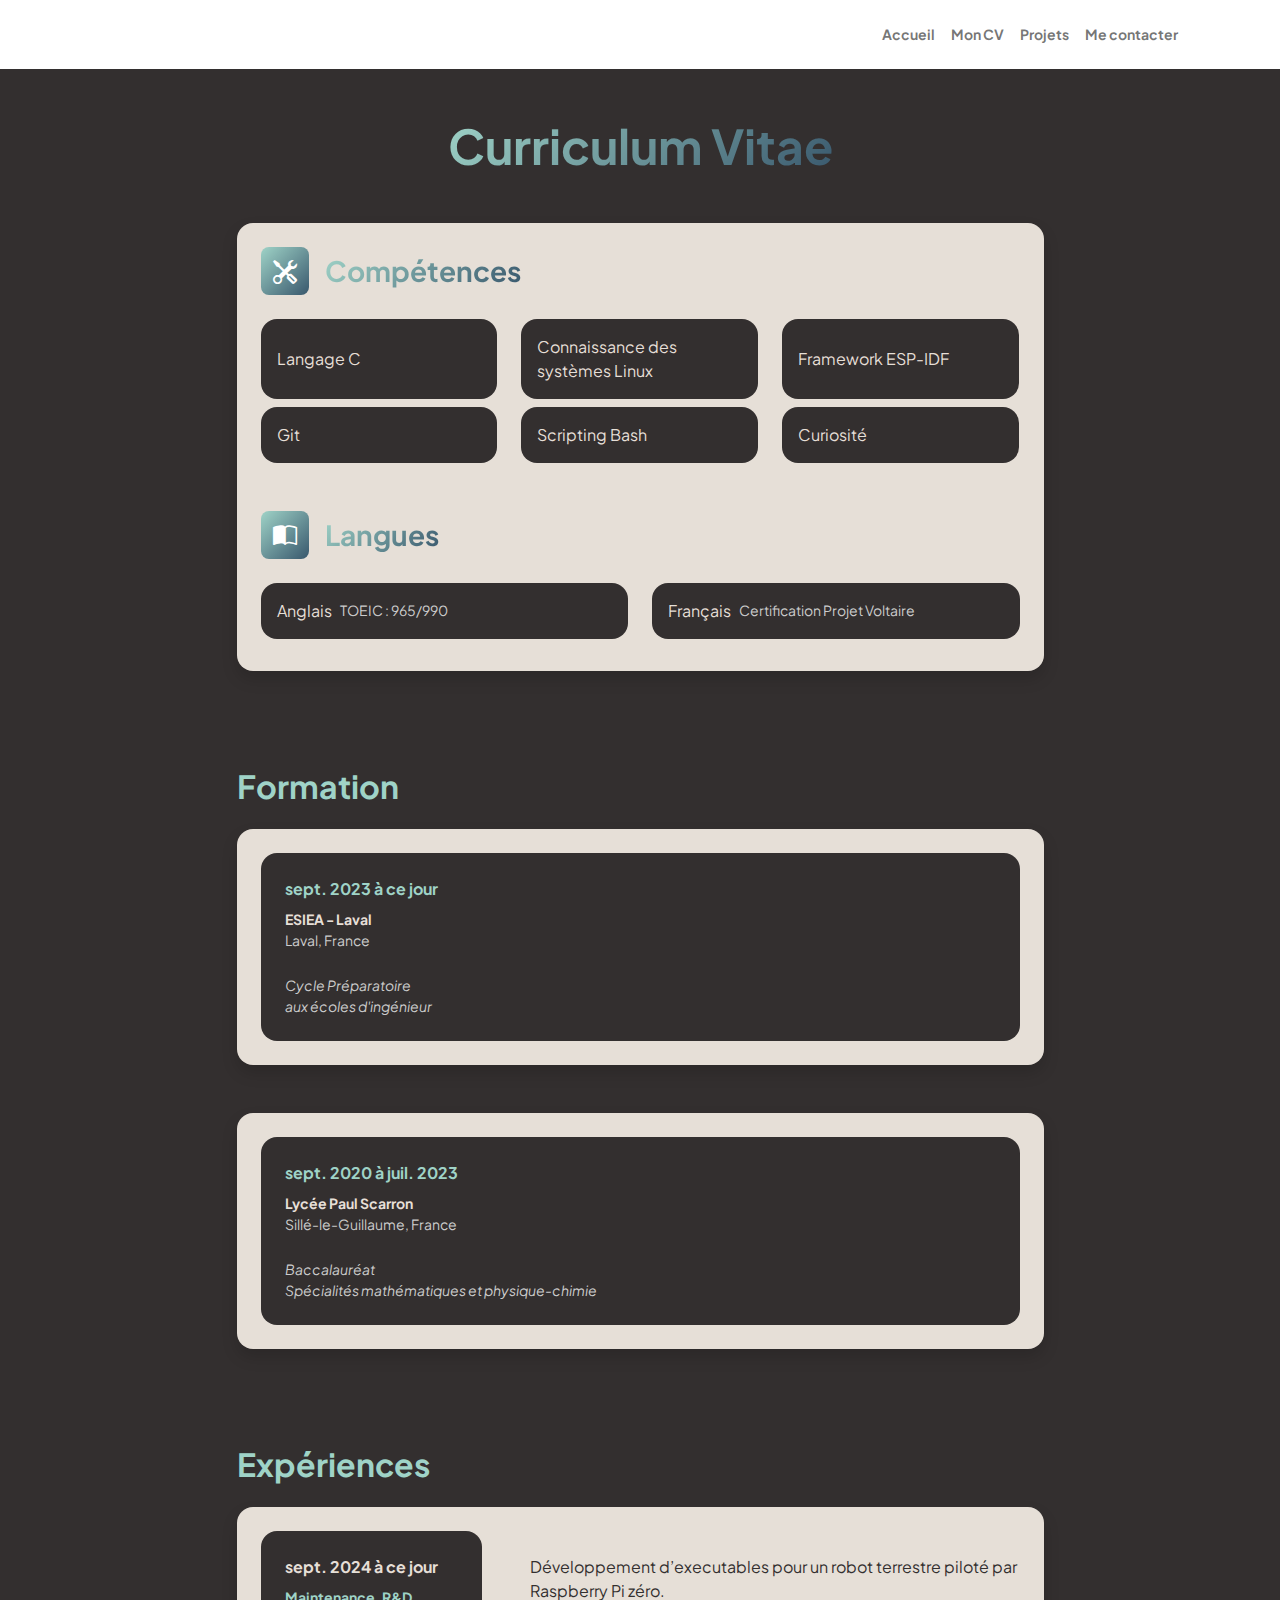
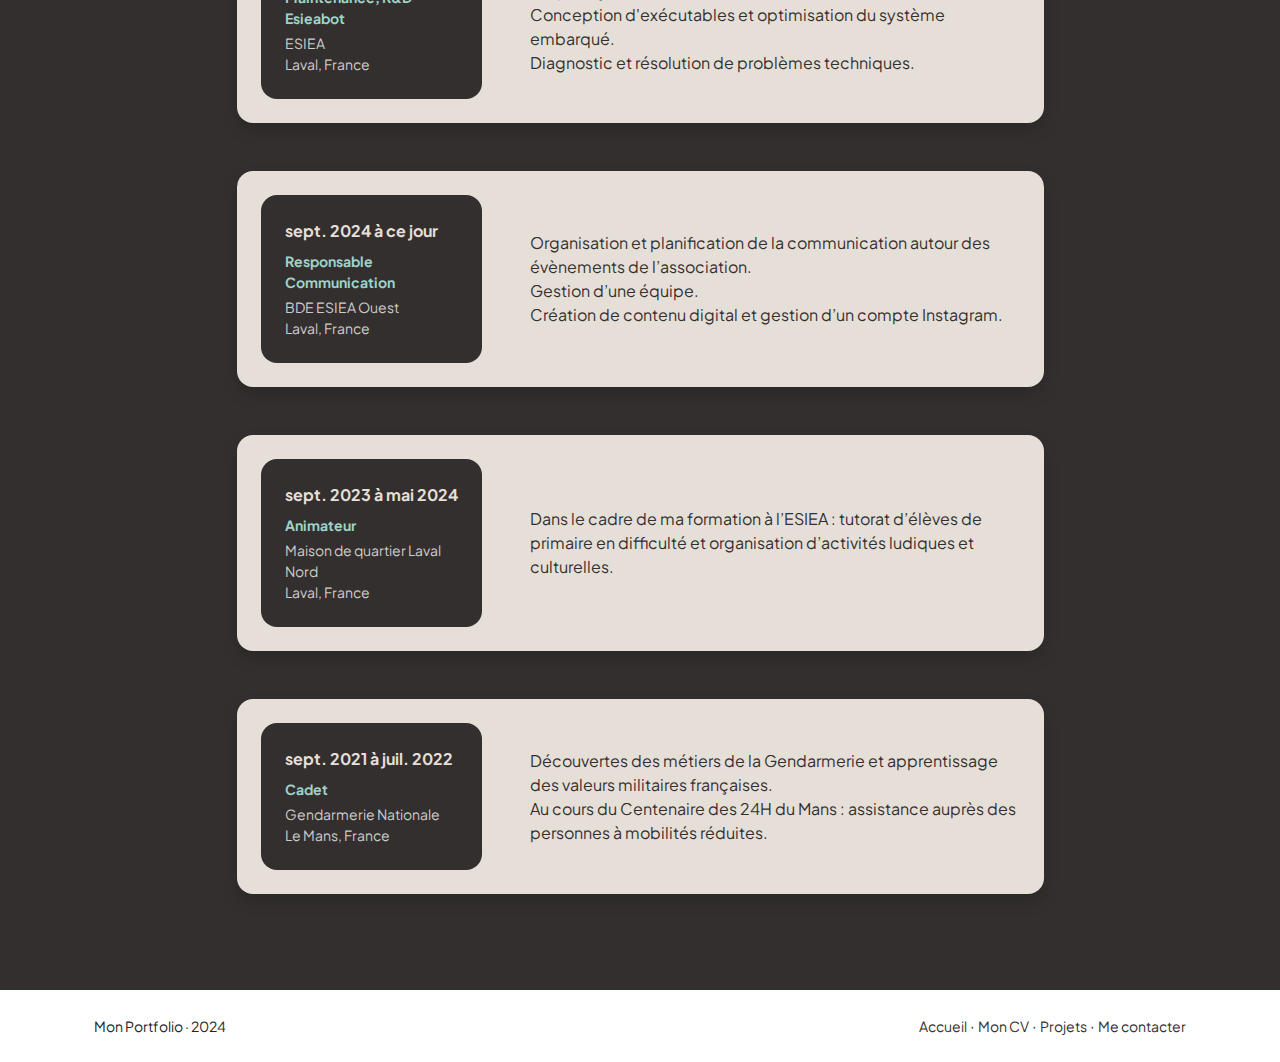
<file: resume.html>
<!DOCTYPE html>
<html lang="fr">

<head>
    <meta charset="utf-8" />
    <meta name="viewport" content="width=device-width, initial-scale=1, shrink-to-fit=no" />
    <meta name="description" content="Mon Portfolio" />
    <meta name="author" content="Samuel Chevignard" />
    <title>Samuel Chevignard - Mon CV</title>
    <!-- Favicon-->
    <link rel="icon" type="image/x-icon" href="assets/favicon.ico" />
    <!-- Custom Google font-->
    <link rel="preconnect" href="https://fonts.googleapis.com" />
    <link rel="preconnect" href="https://fonts.gstatic.com" crossorigin />
    <link
        href="https://fonts.googleapis.com/css2?family=Plus+Jakarta+Sans:wght@100;200;300;400;500;600;700;800;900&amp;display=swap"
        rel="stylesheet" />
    <!-- Bootstrap icons-->
    <link href="https://cdn.jsdelivr.net/npm/bootstrap-icons@1.8.1/font/bootstrap-icons.css" rel="stylesheet" />
    <!-- Core theme CSS (includes Bootstrap)-->
    <link href="css/styles.css" rel="stylesheet" />
</head>

<body class="d-flex flex-column h-100 bg-dark">
    <main class="flex-shrink-0">
        <!-- Navigation-->
        <nav class="navbar navbar-expand-lg navbar-light bg-white py-3">
            <div class="container px-4">
                <button class="navbar-toggler" type="button" data-bs-toggle="collapse"
                    data-bs-target="#navbarSupportedContent" aria-controls="navbarSupportedContent"
                    aria-expanded="false" aria-label="Toggle navigation"><span
                        class="navbar-toggler-icon"></span></button>
                <div class="collapse navbar-collapse" id="navbarSupportedContent">
                    <ul class="navbar-nav ms-auto mb-2 mb-lg-0 small fw-bolder">
                        <li class="nav-item"><a class="nav-link" href="index.html">Accueil</a></li>
                        <li class="nav-item"><a class="nav-link" href="resume.html">Mon CV</a></li>
                        <li class="nav-item"><a class="nav-link" href="projects.html">Projets</a></li>
                        <li class="nav-item"><a class="nav-link" href="contact.html">Me contacter</a></li>
                    </ul>
                </div>
            </div>
        </nav>
        <!-- Page Content-->
        <div class="container px-4 my-5">
            <div class="text-center mb-5">
                <h1 class="display-5 fw-bolder mb-0"><span class="text-gradient d-inline">Curriculum Vitae</span></h1>
            </div>
            <div class="row gx-5 justify-content-center">
                <div class="col-lg-11 col-xl-9 col-xxl-8">
                    <!-- Skills Section-->
                    <section>
                        <!-- Skillset Card-->
                        <div class="card shadow border-0 rounded-4 mb-5 bg-light">
                            <div class="card-body p-4">
                                <!-- Professional skills list-->
                                <div class="mb-5">
                                    <div class="d-flex align-items-center mb-4">
                                        <div
                                            class="feature bg-primary bg-gradient-primary-to-secondary text-white rounded-3 me-3">
                                            <i class="bi bi-tools"></i>
                                        </div>
                                        <h3 class="fw-bolder mb-0"><span
                                                class="text-gradient d-inline">Compétences</span></h3>
                                    </div>
                                    <div class="row row-cols-1 row-cols-md-3 mb-4">
                                        <div class="col mb-1 mb-md-0">
                                            <div
                                                class="d-flex align-items-center bg-dark text-light rounded-4 p-3 h-100">
                                                Langage
                                                C</div>
                                        </div>
                                        <div class="col mb-1 mb-md-0">
                                            <div
                                                class="d-flex align-items-center bg-dark text-light rounded-4 p-3 h-100">
                                                Connaissance des systèmes Linux</div>
                                        </div>
                                        <div class="col mb-1 mb-md-0">
                                            <div
                                                class="d-flex align-items-center bg-dark text-light rounded-4 p-3 h-100">
                                                Framework ESP-IDF</div>
                                        </div>
                                        <div class="col mb-1 mb-md-0 mt-md-2">
                                            <div
                                                class="d-flex align-items-center bg-dark text-light rounded-4 p-3 h-100">
                                                Git</div>
                                        </div>
                                        <div class="col mb-1 mb-md-0 mt-md-2">
                                            <div
                                                class="d-flex align-items-center bg-dark text-light rounded-4 p-3 h-100">
                                                Scripting Bash</div>
                                        </div>
                                        <div class="col mb-1 mb-md-0 mt-md-2">
                                            <div
                                                class="d-flex align-items-center bg-dark text-light rounded-4 p-3 h-100">
                                                Curiosité</div>
                                        </div>
                                    </div>

                                </div>
                                <!-- Languages list-->
                                <div class="mb-0">
                                    <div class="d-flex align-items-center mb-4">
                                        <div
                                            class="feature bg-primary bg-gradient-primary-to-secondary text-white rounded-3 me-3">
                                            <i class="bi bi-book-half"></i>
                                        </div>
                                        <h3 class="fw-bolder mb-0"><span class="text-gradient d-inline">Langues</span>
                                        </h3>
                                    </div>
                                    <div class="row row-cols-1 row-cols-md-2 mb-2">
                                        <div class="col mb-2 mb-md-0">
                                            <div
                                                class="d-flex align-items-center bg-dark text-light  rounded-4 p-3 h-100">
                                                Anglais
                                                <div class="d-flex align-items-center small text-muted ms-2">TOEIC :
                                                    965/990</div>
                                            </div>
                                        </div>

                                        <div class="col mb-2 mb-md-0">
                                            <div
                                                class="d-flex align-items-center bg-dark text-light  rounded-4 p-3 h-100">
                                                Français
                                                <div class="d-flex align-items-center small text-muted ms-2 mb-0">
                                                    Certification Projet Voltaire</div>
                                            </div>
                                        </div>
                                    </div>
                                </div>
                            </div>
                        </div>
                    </section>
                    <!-- Divider-->
                    <div class="pb-5"></div>
                    <!-- Education Section-->
                    <section>
                        <h2 class="text-secondary fw-bolder mb-4">Formation</h2>
                        <!-- Education Card 1-->
                        <div class="card shadow border-0 rounded-4 mb-5 bg-light">
                            <div class="card-body p-4">
                                <div class="row align-items-center gx-5">
                                    <div class="col text-center text-lg-start mb-0 mb-lg-0">
                                        <div class="bg-dark p-4 rounded-4">
                                            <div class="text-secondary fw-bolder mb-2">sept. 2023 à ce jour</div>
                                            <div class="mb-4">
                                                <div class="small fw-bolder text-light">ESIEA - Laval</div>
                                                <div class="small text-muted">Laval, France</div>
                                            </div>
                                            <div class="fst-italic">
                                                <div class="small text-muted">Cycle Préparatoire</div>
                                                <div class="small text-muted">aux écoles d'ingénieur</div>
                                            </div>
                                        </div>
                                    </div>
                                </div>
                            </div>
                        </div>
                        <!-- Education Card 2-->
                        <div class="card shadow border-0 rounded-4 mb-5 bg-light">
                            <div class="card-body p-4">
                                <div class="row align-items-center gx-5">
                                    <div class="col text-center text-lg-start mb-0 mb-lg-0">
                                        <div class="bg-dark p-4 rounded-4">
                                            <div class="text-secondary fw-bolder mb-2">sept. 2020 à juil. 2023</div>
                                            <div class="mb-4">
                                                <div class="small fw-bolder text-light">Lycée Paul Scarron</div>
                                                <div class="small text-muted">Sillé-le-Guillaume, France</div>
                                            </div>
                                            <div class="fst-italic">
                                                <div class="small text-muted">Baccalauréat</div>
                                                <div class="small text-muted">Spécialités mathématiques et
                                                    physique-chimie</div>
                                            </div>
                                        </div>
                                    </div>
                                </div>
                            </div>
                        </div>
                    </section>
                    <!-- Divider-->
                    <div class="pb-5"></div>
                    <!-- Experience Section-->
                    <section>
                        <h2 class="text-secondary fw-bolder mb-4">Expériences</h2>
                        <!-- Experience Card 1-->
                        <div class="card shadow border-0 rounded-4 mb-5 bg-light">
                            <div class="card-body p-4">
                                <div class="row align-items-center gx-5">
                                    <div class="col text-center text-lg-start mb-4 mb-lg-0">
                                        <div class="bg-dark p-4 rounded-4">
                                            <div class="text-primary fw-bolder mb-2">sept. 2024 à ce jour</div>
                                            <div class="small fw-bolder text-secondary mb-1">Maintenance, R&D Esieabot
                                            </div>
                                            <div class="small text-muted">ESIEA</div>
                                            <div class="small text-muted">Laval, France</div>
                                        </div>
                                    </div>
                                    <div class="col-lg-8">
                                        <div class="text-dark">Développement d’executables pour un robot terrestre
                                            piloté par
                                            Raspberry Pi zéro.</br>
                                            Conception d'exécutables et optimisation du système embarqué.</br>
                                            Diagnostic et résolution de problèmes techniques.
                                        </div>
                                    </div>
                                </div>
                            </div>
                        </div>
                        <!-- Experience Card 2-->
                        <div class="card shadow border-0 rounded-4 mb-5 bg-light">
                            <div class="card-body p-4">
                                <div class="row align-items-center gx-5">
                                    <div class="col text-center text-lg-start mb-4 mb-lg-0">
                                        <div class="bg-dark p-4 rounded-4">
                                            <div class="text-light fw-bolder mb-2">sept. 2024 à ce jour</div>
                                            <div class="small fw-bolder text-secondary mb-1">Responsable
                                                Communication
                                            </div>
                                            <div class="small text-muted">BDE ESIEA Ouest</div>
                                            <div class="small text-muted">Laval, France</div>
                                        </div>
                                    </div>
                                    <div class="col-lg-8">
                                        <div class="text-dark">Organisation et planification de la communication
                                            autour
                                            des évènements de
                                            l’association. </br> Gestion d’une équipe.</br>
                                            Création de contenu digital et gestion d’un compte Instagram.</div>
                                    </div>
                                </div>
                            </div>
                        </div>
                        <!-- Experience Card 3-->
                        <div class="card shadow border-0 rounded-4 mb-5 bg-light">
                            <div class="card-body p-4">
                                <div class="row align-items-center gx-5">
                                    <div class="col text-center text-lg-start mb-4 mb-lg-0">
                                        <div class="bg-dark p-4 rounded-4">
                                            <div class="text-primary fw-bolder mb-2">sept. 2023 à mai 2024</div>
                                            <div class="small fw-bolder text-secondary mb-1">Animateur</div>
                                            <div class="small text-muted">Maison de quartier Laval Nord</div>
                                            <div class="small text-muted">Laval, France</div>
                                        </div>
                                    </div>
                                    <div class="col-lg-8">
                                        <div class="text-dark">Dans le cadre de ma formation à l’ESIEA : tutorat
                                            d’élèves de primaire en
                                            difficulté et organisation d’activités ludiques et culturelles.</div>
                                    </div>
                                </div>
                            </div>
                        </div>
                        <!-- Experience Card 4-->
                        <div class="card shadow border-0 rounded-4 mb-5 bg-light">
                            <div class="card-body p-4">
                                <div class="row align-items-center gx-5">
                                    <div class="col text-center text-lg-start mb-4 mb-lg-0">
                                        <div class="bg-dark p-4 rounded-4">
                                            <div class="text-primary fw-bolder mb-2">sept. 2021 à juil. 2022</div>
                                            <div class="small fw-bolder text-secondary mb-1">Cadet</div>
                                            <div class="small text-muted">Gendarmerie Nationale</div>
                                            <div class="small text-muted">Le Mans, France</div>
                                        </div>
                                    </div>
                                    <div class="col-lg-8">
                                        <div class="text-dark">Découvertes des métiers de la Gendarmerie et
                                            apprentissage des valeurs
                                            militaires françaises.
                                            </br>Au cours du Centenaire des 24H du Mans : assistance auprès des
                                            personnes à mobilités réduites.</div>
                                    </div>
                                </div>
                            </div>
                        </div>
                    </section>
                </div>
            </div>
        </div>
        </div>
        </div>
    </main>
    <!-- Footer-->
    <footer class="bg-white py-4 mt-auto">
        <div class="container px-4">
            <div class="row align-items-center justify-content-between flex-column flex-sm-row">
                <div class="col-auto">
                    <div class="small m-0">Mon Portfolio &middot; 2024</div>
                </div>
                <div class="col-auto">
                    <a class="small" href="index.html">Accueil</a> &middot;
                    <a class="small" href="resume.html">Mon CV</a> &middot;
                    <a class="small" href="projects.html">Projets</a> &middot;
                    <a class="small" href="contact.html">Me contacter</a>
                </div>
            </div>
        </div>
    </footer>
    <!-- Bootstrap core JS-->
    <script src="https://cdn.jsdelivr.net/npm/bootstrap@5.2.3/dist/js/bootstrap.bundle.min.js"></script>
    <!-- Core theme JS-->
    <script src="js/scripts.js"></script>
</body>

</html>
</file>
